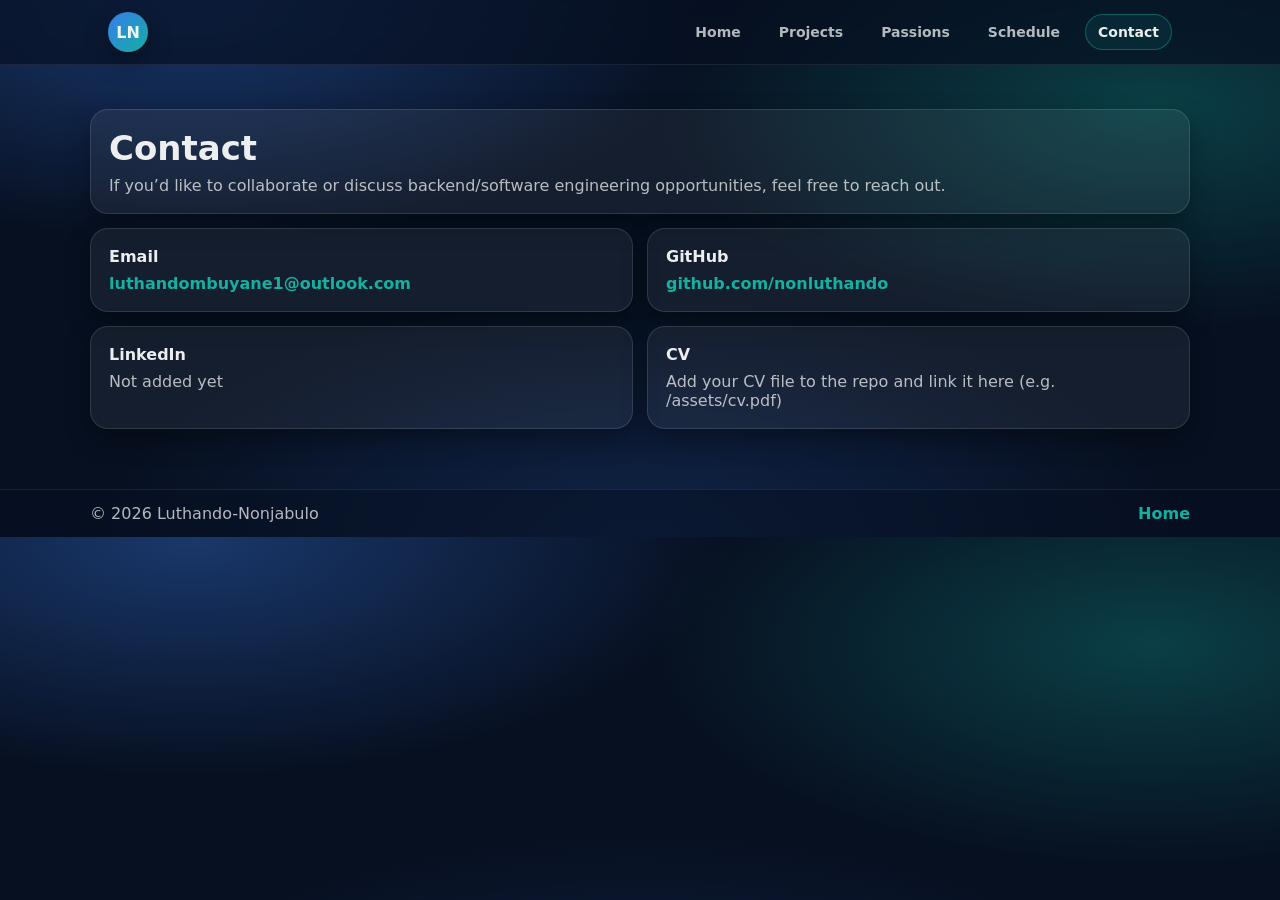
<file: contact.html>
<!DOCTYPE html>
<html lang="en">
<head>
  <meta charset="UTF-8" />
  <meta name="viewport" content="width=device-width, initial-scale=1.0" />
  <title>Contact | Luthando-Nonjabulo</title>
  <link rel="stylesheet" href="static/styles.css" />
</head>
<body>
  <nav class="nav">
    <div class="nav__inner">
      <a class="nav__brand" href="index.html">LN</a>
      <div class="nav__links">
        <a class="nav__link" href="index.html">Home</a>
        <a class="nav__link" href="projects.html">Projects</a>
        <a class="nav__link" href="passions.html">Passions</a>
        <a class="nav__link" href="schedule.html">Schedule</a>
        <a class="nav__link active" href="contact.html">Contact</a>
      </div>
    </div>
  </nav>

  <main class="container page">
    <header class="pageHeader">
      <h1>Contact</h1>
      <p class="muted">
        If you’d like to collaborate or discuss backend/software engineering opportunities, feel free to reach out.
      </p>
    </header>

    <section class="contactGrid">
      <div class="contactCard">
        <div class="contactCard__title">Email</div>
        <a href="mailto:luthandombuyane1@outlook.com">luthandombuyane1@outlook.com</a>
      </div>

      <div class="contactCard">
        <div class="contactCard__title">GitHub</div>
        <a target="_blank" rel="noreferrer" href="https://github.com/nonluthando">github.com/nonluthando</a>
      </div>

      <div class="contactCard">
        <div class="contactCard__title">LinkedIn</div>
        <span class="muted">Not added yet</span>
      </div>

      <div class="contactCard">
        <div class="contactCard__title">CV</div>
        <span class="muted">Add your CV file to the repo and link it here (e.g. /assets/cv.pdf)</span>
      </div>
    </section>
  </main>

  <footer class="footer">
    <div class="footer__inner container">
      <span class="muted">© <span id="year"></span> Luthando-Nonjabulo</span>
      <a class="footer__link" href="index.html">Home</a>
    </div>
  </footer>

  <script src="static/script.js"></script>
</body>
</html>
</file>
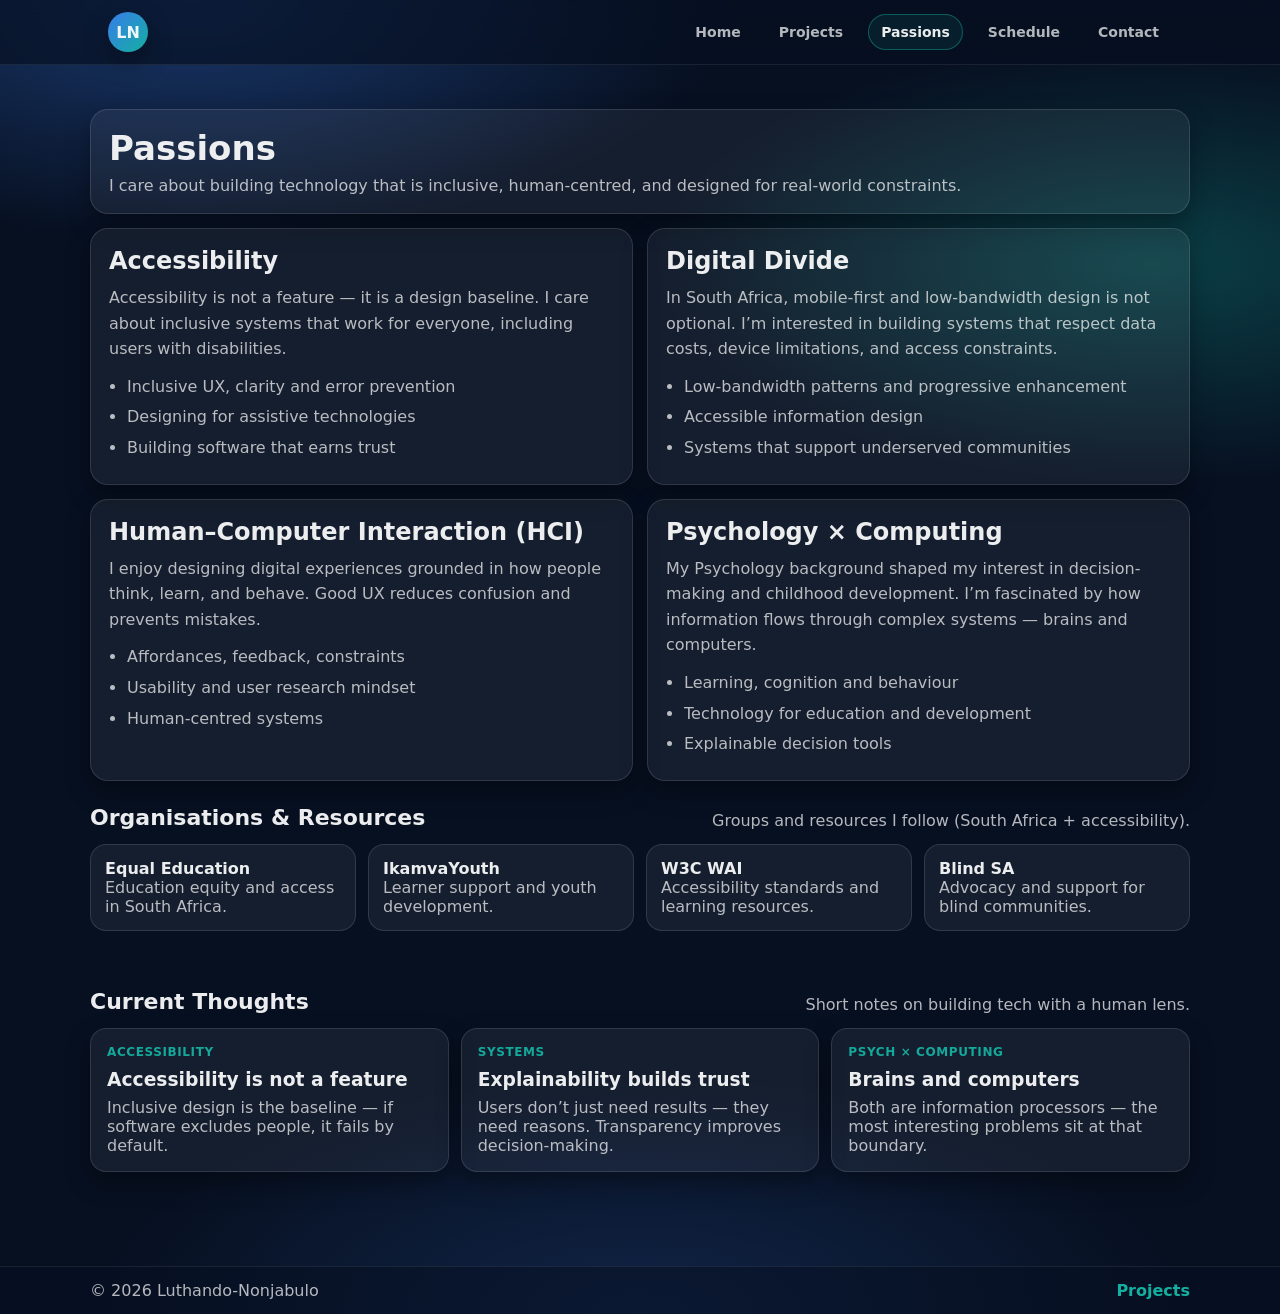
<file: passions.html>
<!DOCTYPE html>
<html lang="en">
<head>
  <meta charset="UTF-8" />
  <meta name="viewport" content="width=device-width, initial-scale=1.0" />
  <title>Passions | Luthando-Nonjabulo</title>
  <link rel="stylesheet" href="static/styles.css" />
</head>
<body>
  <nav class="nav">
    <div class="nav__inner">
      <a class="nav__brand" href="index.html">LN</a>
      <div class="nav__links">
        <a class="nav__link" href="index.html">Home</a>
        <a class="nav__link" href="projects.html">Projects</a>
        <a class="nav__link active" href="passions.html">Passions</a>
        <a class="nav__link" href="schedule.html">Schedule</a>
        <a class="nav__link" href="contact.html">Contact</a>
      </div>
    </div>
  </nav>

  <main class="container page">
    <header class="pageHeader">
      <h1>Passions</h1>
      <p class="muted">
        I care about building technology that is inclusive, human-centred, and designed for real-world constraints.
      </p>
    </header>

    <section class="passionGrid">
      <article class="passionCard">
        <h2>Accessibility</h2>
        <p>
          Accessibility is not a feature — it is a design baseline. I care about inclusive systems that work for everyone,
          including users with disabilities.
        </p>
        <ul class="bullets">
          <li>Inclusive UX, clarity and error prevention</li>
          <li>Designing for assistive technologies</li>
          <li>Building software that earns trust</li>
        </ul>
      </article>

      <article class="passionCard">
        <h2>Digital Divide</h2>
        <p>
          In South Africa, mobile-first and low-bandwidth design is not optional. I’m interested in building systems that
          respect data costs, device limitations, and access constraints.
        </p>
        <ul class="bullets">
          <li>Low-bandwidth patterns and progressive enhancement</li>
          <li>Accessible information design</li>
          <li>Systems that support underserved communities</li>
        </ul>
      </article>

      <article class="passionCard">
        <h2>Human–Computer Interaction (HCI)</h2>
        <p>
          I enjoy designing digital experiences grounded in how people think, learn, and behave. Good UX reduces confusion and prevents mistakes.
        </p>
        <ul class="bullets">
          <li>Affordances, feedback, constraints</li>
          <li>Usability and user research mindset</li>
          <li>Human-centred systems</li>
        </ul>
      </article>

      <article class="passionCard">
        <h2>Psychology × Computing</h2>
        <p>
          My Psychology background shaped my interest in decision-making and childhood development.
          I’m fascinated by how information flows through complex systems — brains and computers.
        </p>
        <ul class="bullets">
          <li>Learning, cognition and behaviour</li>
          <li>Technology for education and development</li>
          <li>Explainable decision tools</li>
        </ul>
      </article>
    </section>

    <section class="section">
      <div class="section__header">
        <h2>Organisations & Resources</h2>
        <p>Groups and resources I follow (South Africa + accessibility).</p>
      </div>

      <div class="orgGrid">
        <a class="orgCard" target="_blank" rel="noreferrer" href="https://equaleducation.org.za/">
          <div class="orgCard__title">Equal Education</div>
          <div class="muted">Education equity and access in South Africa.</div>
        </a>

        <a class="orgCard" target="_blank" rel="noreferrer" href="https://ikamvayouth.org/">
          <div class="orgCard__title">IkamvaYouth</div>
          <div class="muted">Learner support and youth development.</div>
        </a>

        <a class="orgCard" target="_blank" rel="noreferrer" href="https://www.w3.org/WAI/">
          <div class="orgCard__title">W3C WAI</div>
          <div class="muted">Accessibility standards and learning resources.</div>
        </a>

        <a class="orgCard" target="_blank" rel="noreferrer" href="https://blindsa.org.za/">
          <div class="orgCard__title">Blind SA</div>
          <div class="muted">Advocacy and support for blind communities.</div>
        </a>
      </div>
    </section>

    <section class="section">
      <div class="section__header">
        <h2>Current Thoughts</h2>
        <p>Short notes on building tech with a human lens.</p>
      </div>

      <div class="thoughtGrid">
        <article class="thoughtCard">
          <div class="thoughtCard__meta">Accessibility</div>
          <h3>Accessibility is not a feature</h3>
          <p class="muted">Inclusive design is the baseline — if software excludes people, it fails by default.</p>
        </article>

        <article class="thoughtCard">
          <div class="thoughtCard__meta">Systems</div>
          <h3>Explainability builds trust</h3>
          <p class="muted">Users don’t just need results — they need reasons. Transparency improves decision-making.</p>
        </article>

        <article class="thoughtCard">
          <div class="thoughtCard__meta">Psych × Computing</div>
          <h3>Brains and computers</h3>
          <p class="muted">Both are information processors — the most interesting problems sit at that boundary.</p>
        </article>
      </div>
    </section>
  </main>

  <footer class="footer">
    <div class="footer__inner container">
      <span class="muted">© <span id="year"></span> Luthando-Nonjabulo</span>
      <a class="footer__link" href="projects.html">Projects</a>
    </div>
  </footer>

  <script src="static/script.js"></script>
</body>
</html>
</file>
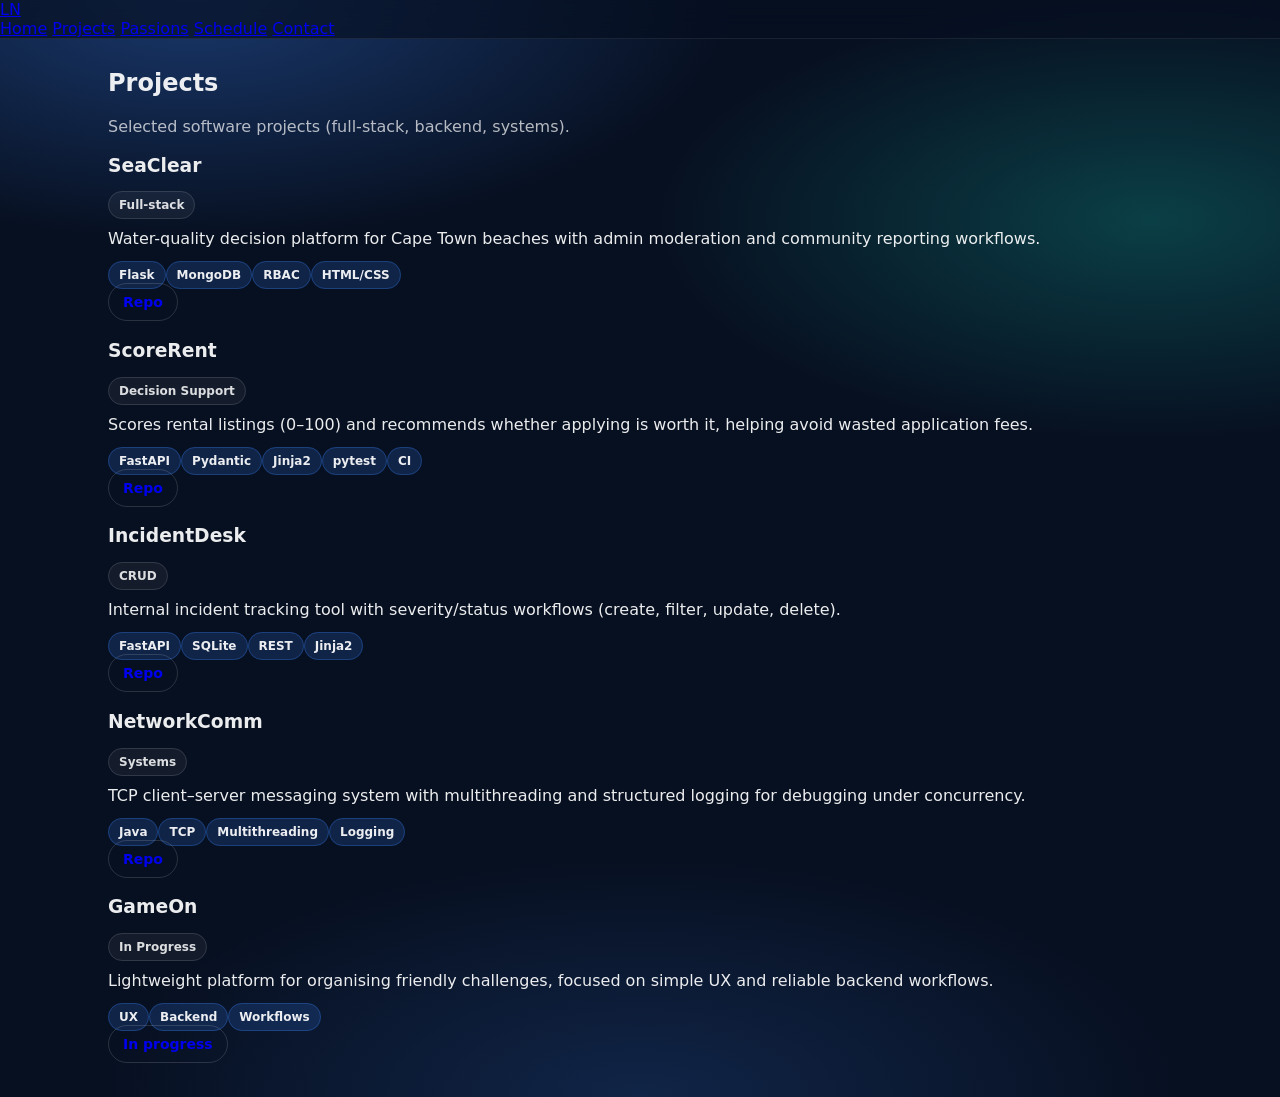
<file: projects.html>
<!doctype html>
<html lang="en">
<head>
  <meta charset="utf-8" />
  <meta name="viewport" content="width=device-width,initial-scale=1" />
  <title>Projects | Luthando-Nonjabulo</title>
  <link rel="stylesheet" href="static/styles.css" />
</head>
<body>
  <header class="header">
    <nav class="nav">
      <a class="brand" href="index.html">LN</a>
      <div class="links">
        <a href="index.html">Home</a>
        <a class="active" href="projects.html">Projects</a>
        <a href="passions.html">Passions</a>
        <a href="schedule.html">Schedule</a>
        <a href="contact.html">Contact</a>
      </div>
    </nav>
  </header>

  <main class="container">
    <section class="section">
      <h1>Projects</h1>
      <p class="muted">Selected software projects (full-stack, backend, systems).</p>

      <div class="grid cards">
        <article class="card">
          <div class="card-top">
            <h3>SeaClear</h3>
            <span class="pill">Full-stack</span>
          </div>
          <p>Water-quality decision platform for Cape Town beaches with admin moderation and community reporting workflows.</p>
          <div class="tags">
            <span class="tag">Flask</span><span class="tag">MongoDB</span><span class="tag">RBAC</span><span class="tag">HTML/CSS</span>
          </div>
          <div class="actions">
            <a class="btn primary" href="https://github.com/KDVNZIMANDE/SeaClear" target="_blank" rel="noreferrer">Repo</a>
          </div>
        </article>

        <article class="card">
          <div class="card-top">
            <h3>ScoreRent</h3>
            <span class="pill">Decision Support</span>
          </div>
          <p>Scores rental listings (0–100) and recommends whether applying is worth it, helping avoid wasted application fees.</p>
          <div class="tags">
            <span class="tag">FastAPI</span><span class="tag">Pydantic</span><span class="tag">Jinja2</span><span class="tag">pytest</span><span class="tag">CI</span>
          </div>
          <div class="actions">
            <a class="btn primary" href="https://github.com/nonluthando/ScoreRent" target="_blank" rel="noreferrer">Repo</a>
          </div>
        </article>

        <article class="card">
          <div class="card-top">
            <h3>IncidentDesk</h3>
            <span class="pill">CRUD</span>
          </div>
          <p>Internal incident tracking tool with severity/status workflows (create, filter, update, delete).</p>
          <div class="tags">
            <span class="tag">FastAPI</span><span class="tag">SQLite</span><span class="tag">REST</span><span class="tag">Jinja2</span>
          </div>
          <div class="actions">
            <a class="btn primary" href="https://github.com/nonluthando/IncidentDesk" target="_blank" rel="noreferrer">Repo</a>
          </div>
        </article>

        <article class="card">
          <div class="card-top">
            <h3>NetworkComm</h3>
            <span class="pill">Systems</span>
          </div>
          <p>TCP client–server messaging system with multithreading and structured logging for debugging under concurrency.</p>
          <div class="tags">
            <span class="tag">Java</span><span class="tag">TCP</span><span class="tag">Multithreading</span><span class="tag">Logging</span>
          </div>
          <div class="actions">
            <a class="btn primary" href="https://github.com/nonluthando/NetworkComm" target="_blank" rel="noreferrer">Repo</a>
          </div>
        </article>

        <article class="card">
          <div class="card-top">
            <h3>GameOn</h3>
            <span class="pill">In Progress</span>
          </div>
          <p>Lightweight platform for organising friendly challenges, focused on simple UX and reliable backend workflows.</p>
          <div class="tags">
            <span class="tag">UX</span><span class="tag">Backend</span><span class="tag">Workflows</span>
          </div>
          <div class="actions">
            <a class="btn primary" href="#" onclick="return false;">In progress</a>
          </div>
        </article>
      </div>
    </section>
  </main>
</body>
</html>
</file>
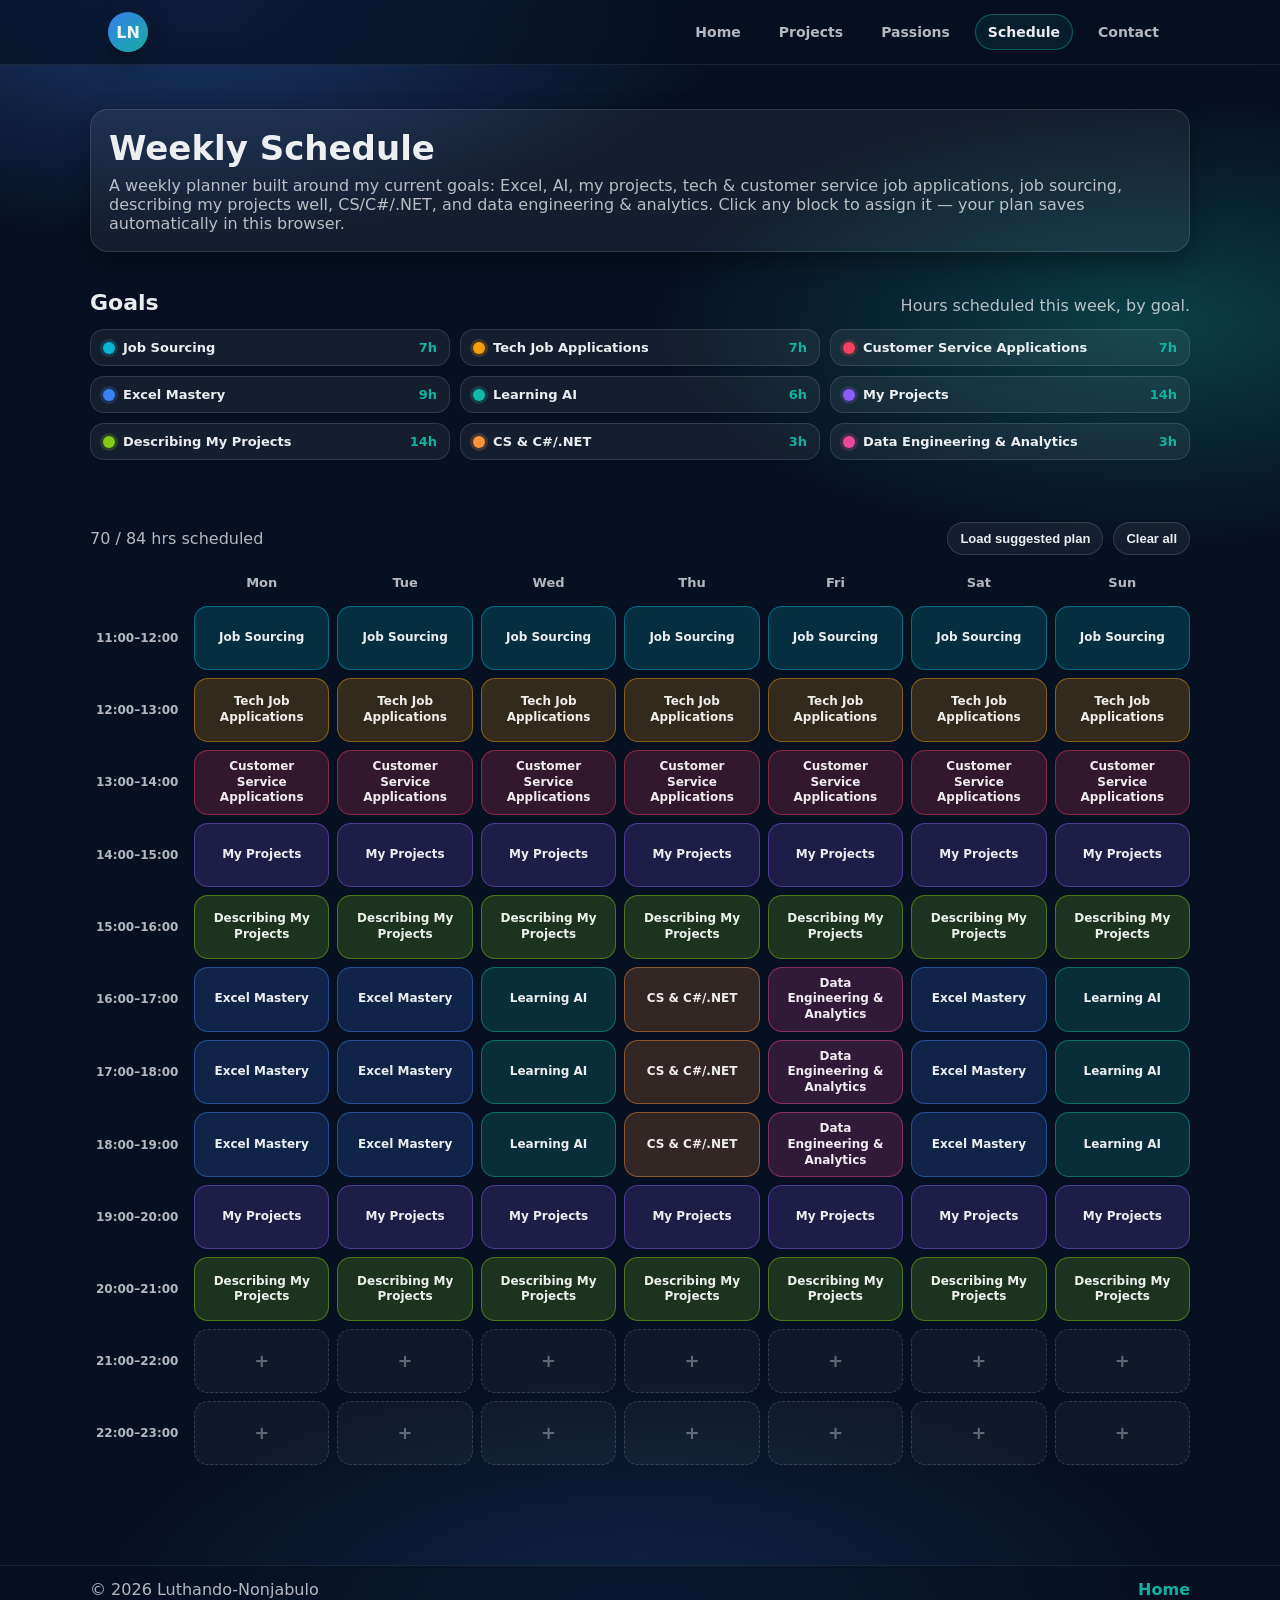
<file: schedule.html>
<!DOCTYPE html>
<html lang="en">
<head>
  <meta charset="UTF-8" />
  <meta name="viewport" content="width=device-width, initial-scale=1.0" />
  <title>Schedule | Luthando-Nonjabulo</title>
  <link rel="stylesheet" href="static/styles.css" />
</head>
<body>
  <nav class="nav">
    <div class="nav__inner">
      <a class="nav__brand" href="index.html">LN</a>
      <div class="nav__links">
        <a class="nav__link" href="index.html">Home</a>
        <a class="nav__link" href="projects.html">Projects</a>
        <a class="nav__link" href="passions.html">Passions</a>
        <a class="nav__link active" href="schedule.html">Schedule</a>
        <a class="nav__link" href="contact.html">Contact</a>
      </div>
    </div>
  </nav>

  <main class="container page">
    <header class="pageHeader">
      <h1>Weekly Schedule</h1>
      <p class="muted">
        A weekly planner built around my current goals: Excel, AI, my projects, tech &amp; customer service job
        applications, job sourcing, describing my projects well, CS/C#/.NET, and data engineering &amp; analytics.
        Click any block to assign it — your plan saves automatically in this browser.
      </p>
    </header>

    <section class="section">
      <div class="section__header">
        <h2>Goals</h2>
        <p>Hours scheduled this week, by goal.</p>
      </div>
      <div id="statGrid" class="statGrid"></div>
    </section>

    <section class="section">
      <div class="scheduleToolbar">
        <div class="muted" id="totalHoursLabel">0 / 0 hrs scheduled</div>
        <div class="scheduleToolbar__actions">
          <button id="loadSuggestedBtn" class="btn btn--small btn--ghost" type="button">Load suggested plan</button>
          <button id="clearAllBtn" class="btn btn--small btn--ghost" type="button">Clear all</button>
        </div>
      </div>

      <div class="scheduleScroll">
        <div id="scheduleGrid" class="scheduleGrid"></div>
      </div>
    </section>
  </main>

  <footer class="footer">
    <div class="footer__inner container">
      <span class="muted">© <span id="year"></span> Luthando-Nonjabulo</span>
      <a class="footer__link" href="index.html">Home</a>
    </div>
  </footer>

  <script src="static/script.js"></script>
  <script src="static/schedule.js"></script>
</body>
</html>
</file>
<file: static/styles.css>
/* ============================
   Luthando-Nonjabulo Portfolio
   Blue + Teal Accent
   ============================ */

:root{
  --bg: #071021;
  --card: rgba(255,255,255,0.06);
  --text: rgba(255,255,255,0.92);
  --muted: rgba(255,255,255,0.70);
  --border: rgba(255,255,255,0.14);

  --blue: #3b82f6;
  --teal: #14b8a6;

  --shadow: 0 10px 24px rgba(0,0,0,0.35);
  --radius: 18px;
}

*{box-sizing:border-box}
body{
  margin:0;
  font-family: ui-sans-serif, system-ui, -apple-system, Segoe UI, Roboto, Arial, sans-serif;
  color:var(--text);
  background:
    radial-gradient(900px 400px at 15% 0%, rgba(59,130,246,0.35), transparent 60%),
    radial-gradient(900px 400px at 90% 20%, rgba(20,184,166,0.28), transparent 55%),
    radial-gradient(900px 400px at 50% 100%, rgba(59,130,246,0.18), transparent 60%),
    var(--bg);
}

.container{max-width:1100px;margin:0 auto;padding:0 18px}
.page{padding:26px 0 60px}
.section{padding:10px 0 34px}
.section__header{display:flex;align-items:flex-end;justify-content:space-between;gap:18px;margin:14px 0}
.section__header h2{margin:0;font-size:22px}
.section__header p{margin:0;color:var(--muted);max-width:560px}

.nav{position:sticky;top:0;z-index:20;backdrop-filter: blur(12px);background: rgba(7,16,33,0.68);border-bottom:1px solid rgba(255,255,255,0.08);}
.nav__inner{max-width:1100px;margin:0 auto;padding:12px 18px;display:flex;align-items:center;justify-content:space-between;}
.nav__brand{width:40px;height:40px;border-radius:999px;display:grid;place-items:center;color:var(--text);text-decoration:none;font-weight:800;background: linear-gradient(135deg, rgba(59,130,246,0.95), rgba(20,184,166,0.95));box-shadow: var(--shadow);}
.nav__links{display:flex;gap:12px;flex-wrap:wrap}
.nav__link{color:var(--muted);text-decoration:none;padding:9px 12px;border-radius:999px;border:1px solid transparent;transition: 0.2s ease;font-weight:600;font-size:14px;}
.nav__link:hover{color:var(--text);border-color:rgba(255,255,255,0.10);background:rgba(255,255,255,0.05)}
.nav__link.active{color:var(--text);border-color:rgba(20,184,166,0.40);background:rgba(20,184,166,0.10)}

.hero{padding:26px 0 6px;display:grid;grid-template-columns: 1.35fr 0.65fr;gap:18px;}
.hero__left,.hero__right{background: var(--card);border:1px solid var(--border);border-radius: var(--radius);padding:20px;box-shadow: var(--shadow);}
.hero__eyebrow{color: rgba(20,184,166,0.95);font-weight:800;letter-spacing:0.6px;text-transform:uppercase;font-size:12px;}
.hero__title{margin:10px 0 0;font-size:44px;line-height:1.05;letter-spacing:-0.7px}
.hero__subtitle{margin-top:6px;font-size:16px;color:var(--muted);font-weight:600}
.hero__desc{margin:14px 0 0;color:var(--muted);line-height:1.6}
.hero__cta{margin-top:16px;display:flex;gap:10px;flex-wrap:wrap}
.hero__chips{margin-top:16px;display:flex;gap:8px;flex-wrap:wrap}

.avatar{width:100%;display:flex;justify-content:center;}
.avatar img{width:180px;height:180px;border-radius:999px;object-fit:cover;border:3px solid rgba(255,255,255,0.14);box-shadow: var(--shadow);background: rgba(255,255,255,0.06);}
.hero__note{margin-top:16px;padding:14px;border-radius: 14px;border:1px solid rgba(255,255,255,0.12);background: rgba(255,255,255,0.06);}
.hero__noteTitle{font-weight:800}
.hero__note p{margin:6px 0 0;color:var(--muted);line-height:1.55}

.btn{display:inline-flex;align-items:center;justify-content:center;gap:8px;padding:10px 14px;border-radius: 999px;text-decoration:none;font-weight:800;font-size:14px;border:1px solid rgba(255,255,255,0.14);transition:0.18s ease;}
.btn[aria-disabled="true"]{opacity:0.55;pointer-events:none}
.btn--primary{border:none;color:#06101f;background: linear-gradient(135deg, rgba(59,130,246,0.95), rgba(20,184,166,0.95));}
.btn--primary:hover{transform: translateY(-1px)}
.btn--ghost{color:var(--text);background: rgba(255,255,255,0.06);}
.btn--ghost:hover{background: rgba(255,255,255,0.10)}
.btn--small{padding:8px 12px;font-size:13px}

.chip{padding:7px 10px;border-radius:999px;border:1px solid rgba(255,255,255,0.12);background: rgba(255,255,255,0.05);font-weight:700;color:rgba(255,255,255,0.85);font-size:13px;}
.pill{font-size:12px;font-weight:800;padding:6px 10px;border-radius:999px;border:1px solid rgba(255,255,255,0.12);background: rgba(255,255,255,0.05);color:rgba(255,255,255,0.85);}
.tag{font-size:12px;font-weight:900;padding:6px 10px;border-radius:999px;background: rgba(59,130,246,0.18);border:1px solid rgba(59,130,246,0.30);}
.tag--teal{background: rgba(20,184,166,0.18);border:1px solid rgba(20,184,166,0.30);}

.carousel{position:relative;background: var(--card);border:1px solid var(--border);border-radius: var(--radius);padding:16px 14px 14px;box-shadow: var(--shadow);}
.carousel__viewport{overflow:hidden;border-radius: 14px}
.carousel__track{display:flex;gap:12px;transform: translateX(0);transition: transform 0.55s ease;will-change: transform;}
.carousel__btn{position:absolute;top:50%;transform:translateY(-50%);width:40px;height:40px;border-radius:999px;border:1px solid rgba(255,255,255,0.14);background: rgba(7,16,33,0.82);color:var(--text);font-size:22px;font-weight:900;cursor:pointer;z-index:10;}
.carousel__btn--left{left:10px}
.carousel__btn--right{right:10px}
.carousel__dots{margin-top:12px;display:flex;justify-content:center;gap:8px;}
.dot{width:8px;height:8px;border-radius:999px;background: rgba(255,255,255,0.22);border:1px solid rgba(255,255,255,0.18);cursor:pointer;}
.dot.active{background: rgba(20,184,166,0.90);border-color: rgba(20,184,166,0.90);}

.projectCard{min-width: 320px;flex: 0 0 auto;background: rgba(255,255,255,0.06);border:1px solid rgba(255,255,255,0.12);border-radius: 16px;padding:14px;}
.projectCard__titleRow{display:flex;align-items:center;justify-content:space-between;gap:10px;}
.projectCard h3{margin:0;font-size:18px}
.projectCard__top p{margin:10px 0 0}
.projectCard__tags{margin-top:12px;display:flex;gap:8px;flex-wrap:wrap}
.projectCard__actions{margin-top:12px}

.workCard{display:flex;align-items:center;justify-content:space-between;gap:14px;padding:16px;background: var(--card);border:1px solid var(--border);border-radius: var(--radius);box-shadow: var(--shadow);}
.workCard__title{font-weight:900;font-size:16px}
.workCard__desc{margin-top:6px}

.pageHeader{margin:18px 0 14px;padding:18px;border-radius: var(--radius);border:1px solid rgba(255,255,255,0.12);background: rgba(255,255,255,0.06);box-shadow: var(--shadow);}
.pageHeader h1{margin:0;font-size:34px}
.pageHeader p{margin:8px 0 0}

.gridCards{display:grid;grid-template-columns:1fr;gap:14px}
.bigProject{padding:18px;border-radius: var(--radius);border:1px solid rgba(255,255,255,0.12);background: rgba(255,255,255,0.06);box-shadow: var(--shadow);}
.bigProject__header{display:flex;align-items:center;justify-content:space-between;gap:12px}
.bigProject__header h2{margin:0;font-size:22px}
.bigProject p{color:var(--muted);line-height:1.6}
.bigProject__tags{display:flex;gap:8px;flex-wrap:wrap;margin-top:10px}
.bigProject__actions{margin-top:12px}

.passionGrid{display:grid;grid-template-columns: 1fr 1fr;gap:14px;}
.passionCard{padding:18px;border-radius: var(--radius);border:1px solid rgba(255,255,255,0.12);background: rgba(255,255,255,0.06);box-shadow: var(--shadow);}
.passionCard h2{margin:0}
.passionCard p{color:var(--muted);line-height:1.6;margin:10px 0 0}

.orgGrid{display:grid;grid-template-columns: repeat(4, 1fr);gap:12px;}
.orgCard{text-decoration:none;padding:14px;border-radius: 16px;border:1px solid rgba(255,255,255,0.12);background: rgba(255,255,255,0.06);color:var(--text);transition:0.18s ease;}
.orgCard:hover{transform: translateY(-2px);border-color: rgba(20,184,166,0.30)}
.orgCard__title{font-weight:900}

.thoughtGrid{display:grid;grid-template-columns: repeat(3, 1fr);gap:12px;}
.thoughtCard{padding:16px;border-radius: 16px;border:1px solid rgba(255,255,255,0.12);background: rgba(255,255,255,0.06);box-shadow: var(--shadow);}
.thoughtCard__meta{color: rgba(20,184,166,0.90);font-weight:900;font-size:12px;text-transform:uppercase;letter-spacing:0.6px;}
.thoughtCard h3{margin:10px 0 0}
.thoughtCard p{margin:8px 0 0}

.contactGrid{display:grid;grid-template-columns: repeat(2, 1fr);gap:14px;}
.contactCard{padding:18px;border-radius: var(--radius);border:1px solid rgba(255,255,255,0.12);background: rgba(255,255,255,0.06);box-shadow: var(--shadow);}
.contactCard__title{font-weight:900;margin-bottom:8px}
.contactCard a{color: rgba(20,184,166,0.95);font-weight:900;text-decoration:none}
.contactCard a:hover{text-decoration:underline}

.bullets{margin:12px 0 0;padding-left:18px;color:var(--muted);line-height:1.6}
.bullets li{margin:5px 0}
.muted{color:var(--muted)}

.footer{border-top:1px solid rgba(255,255,255,0.08);background: rgba(7,16,33,0.55);}
.footer__inner{display:flex;justify-content:space-between;align-items:center;padding:14px 0;}
.footer__link{color: rgba(20,184,166,0.95);text-decoration:none;font-weight:900}
.footer__link:hover{text-decoration:underline}

/* ============================
   Weekly Schedule
   ============================ */

.goal-excel{ --grgb: 59,130,246; }
.goal-ai{ --grgb: 20,184,166; }
.goal-projects{ --grgb: 139,92,246; }
.goal-techjobs{ --grgb: 245,158,11; }
.goal-csjobs{ --grgb: 244,63,94; }
.goal-sourcing{ --grgb: 6,182,212; }
.goal-describe{ --grgb: 132,204,22; }
.goal-csnet{ --grgb: 251,146,60; }
.goal-dataeng{ --grgb: 236,72,153; }

.statGrid{display:grid;grid-template-columns: repeat(3, 1fr);gap:10px;}
.statItem{display:flex;align-items:center;gap:8px;padding:10px 12px;border-radius: 14px;border:1px solid rgba(255,255,255,0.12);background: rgba(255,255,255,0.06);}
.statItem__label{flex:1;font-weight:700;font-size:13px;}
.statItem__hours{font-weight:900;color: rgba(20,184,166,0.95);font-size:13px;}

.legendDot{width:12px;height:12px;border-radius:999px;flex:0 0 auto;background: rgb(var(--grgb));box-shadow: 0 0 0 3px rgba(var(--grgb), 0.20);}

.scheduleToolbar{display:flex;align-items:center;justify-content:space-between;gap:12px;flex-wrap:wrap;margin:18px 0 12px;}
.scheduleToolbar__actions{display:flex;gap:10px;flex-wrap:wrap}

.scheduleScroll{overflow-x:auto;padding-bottom:6px;}
.scheduleGrid{
  display:grid;
  grid-template-columns: 96px repeat(7, minmax(130px, 1fr));
  gap:8px;
  min-width:960px;
}
.scheduleGrid__corner{}
.scheduleGrid__dayHead{
  text-align:center;font-weight:900;font-size:13px;color:var(--muted);
  padding:8px 4px;
}
.scheduleGrid__timeLabel{
  display:flex;align-items:center;
  font-size:12px;font-weight:700;color:var(--muted);
  padding:4px 6px;
}

.slotCell{
  position:relative;
  min-height:64px;
  border-radius: 14px;
  border:1px dashed rgba(255,255,255,0.16);
  background: rgba(255,255,255,0.04);
  display:flex;align-items:center;justify-content:center;
  padding:8px;
  cursor:pointer;
  transition: 0.15s ease;
}
.slotCell:hover{border-color: rgba(255,255,255,0.30);background: rgba(255,255,255,0.07);}
.slotCell[class*="goal-"]{
  border:1px solid rgba(var(--grgb), 0.45);
  background: rgba(var(--grgb), 0.18);
}
.slotCell[class*="goal-"]:hover{background: rgba(var(--grgb), 0.26);}
.slotCell__label{font-size:12px;font-weight:800;text-align:center;line-height:1.3;color:var(--text);}
.slotCell__label--empty{color: rgba(255,255,255,0.35);font-size:18px;font-weight:900;}

.cellMenu{
  position:fixed;
  z-index:50;min-width:210px;
  background: rgba(7,16,33,0.98);
  border:1px solid rgba(255,255,255,0.16);
  border-radius: 14px;
  padding:8px;
  box-shadow: var(--shadow);
  display:grid;gap:2px;
}
.cellMenu button{
  display:flex;align-items:center;gap:8px;
  padding:8px 10px;border-radius:10px;border:none;
  background:transparent;color:var(--text);
  cursor:pointer;text-align:left;font-size:13px;font-weight:700;
  font-family:inherit;
}
.cellMenu button:hover{background: rgba(255,255,255,0.08);}
.cellMenu__clear{color: var(--muted) !important;border-top:1px solid rgba(255,255,255,0.10);margin-top:4px;padding-top:8px !important;}

@media (max-width: 980px){
  .hero{grid-template-columns:1fr}
  .passionGrid{grid-template-columns:1fr}
  .orgGrid{grid-template-columns:1fr 1fr}
  .thoughtGrid{grid-template-columns:1fr}
  .contactGrid{grid-template-columns:1fr}
  .projectCard{min-width: 88vw}
  .section__header{flex-direction:column;align-items:flex-start}
  .statGrid{grid-template-columns:1fr 1fr}
}
</file>
